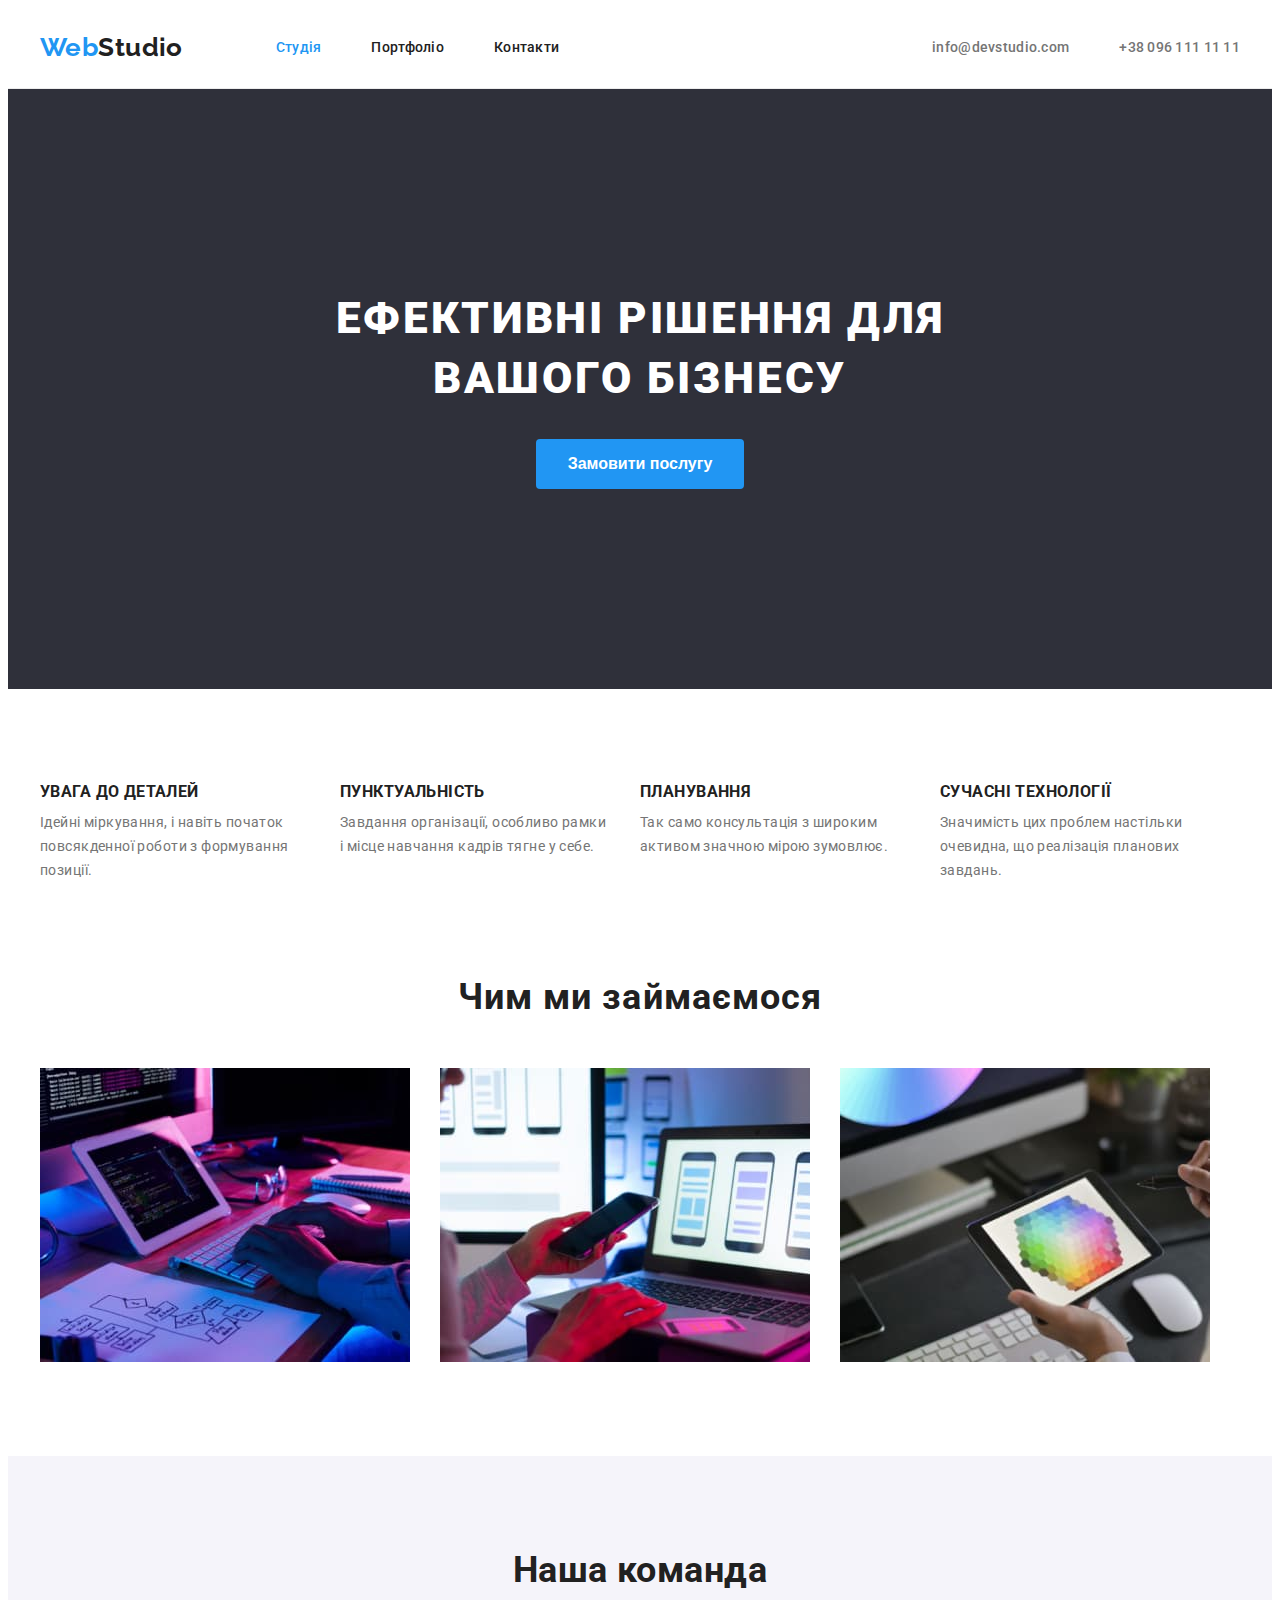
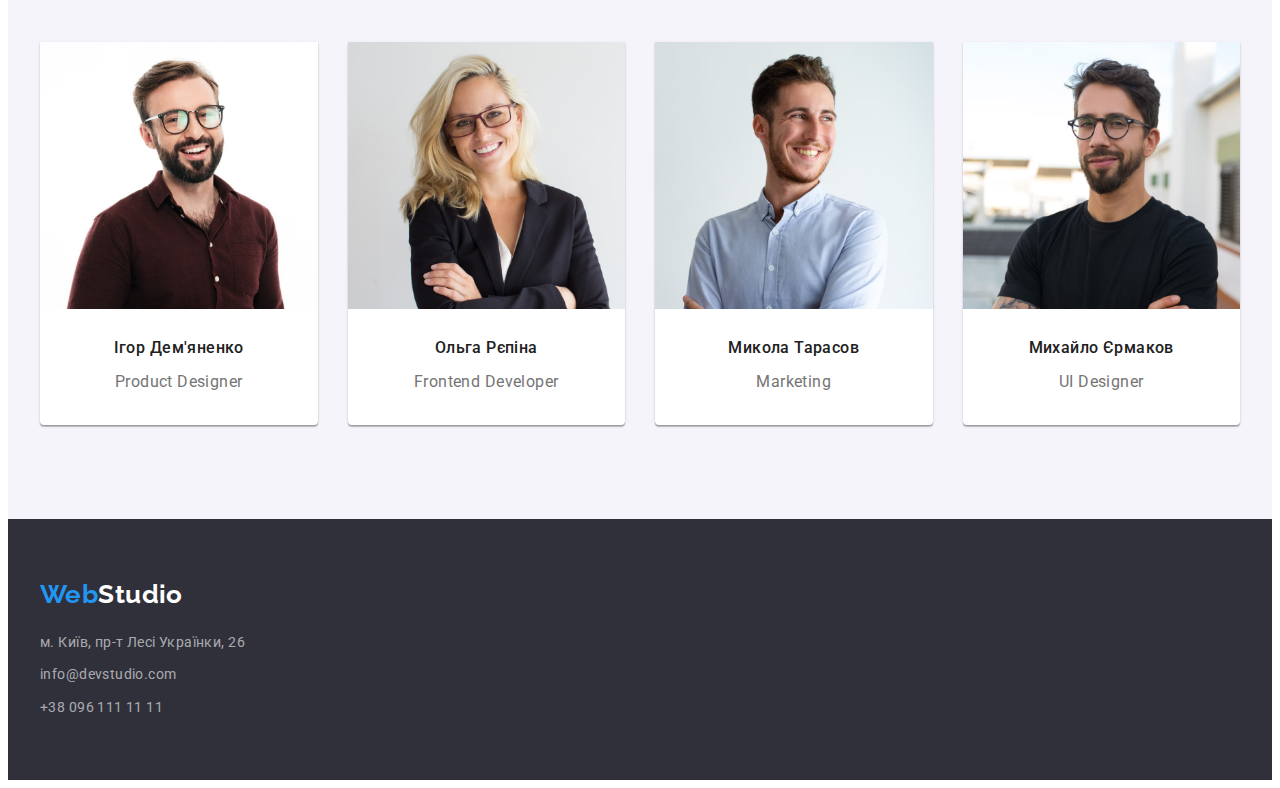
<file: index.html>
<!DOCTYPE html>
<html lang="uk">
<head>
    <meta charset="UTF-8">
    <meta http-equiv="X-UA-Compatible" content="IE=edge">
    <meta name="viewport" content="width=device-width, initial-scale=1.0">
    <title>WebStudio</title>
    <link rel="preconnect" href="https://fonts.googleapis.com">
    <link rel="preconnect" href="https://fonts.gstatic.com" crossorigin>
    <link href="https://fonts.googleapis.com/css2?family=Raleway:wght@700&family=Roboto:wght@400;500;700;900&display=swap" rel="stylesheet">
    <link rel="stylesheet" href="https://cdnjs.cloudflare.com/ajax/libs/modern-normalize/1.1.0/modern-normalize.min.css" integrity="sha512-wpPYUAdjBVSE4KJnH1VR1HeZfpl1ub8YT/NKx4PuQ5NmX2tKuGu6U/JRp5y+Y8XG2tV+wKQpNHVUX03MfMFn9Q==" crossorigin="anonymous" referrerpolicy="no-referrer" />
    <link rel="stylesheet" href="./css/style.css">
</head>
<body>
    <!--Шапка-->
    <header class="head-top">
    <div class="container main-nav">   
        <a href="./index.html" class="logo"> <span class="logo-web">Web</span>Studio</a>
        <!--Навігація по сайті-->
        <nav class="nav">
            <ul class="site-nav">
                <li class="item-nav">
                   <a href="./index.html" class="header-link current">Студія</a> 
                </li>
                <li class="item-nav">
                    <a href="./portfolio.html" class="header-link ">Портфоліо</a>
                </li>
                <li class="item-nav">
                    <a href="" class="header-link">Контакти</a>
                </li>
            </ul>
        </nav>
        <!--Контакти-->
        <ul class="auth-nav">
            <li class="item-nav">
                <a href="mailto:info@devstudio.com" class="header-link">info@devstudio.com</a>
            </li>
            <li class="item-nav">
                <a href="tel:+380961111111" class="header-link">+38 096 111 11 11</a>
            </li>
        </ul>
    </div>
    </header>
    <main>
        <!--Герой-->
    
        <section class="section section-hero ">
            <h1 class="hero-title">Ефективні рішення для вашого бізнесу</h1>
            <button type="button" class="button-style">Замовити послугу</button>
        </section>

    <section class="section section-benefits ">
        <div class="container">
            <!--Наші переваги-->
            <h2 class="title-benefits visually-hidden">Наші переваги</h2>
            <ul class="list-benefits">
                <li class="list-item">
                    <h3 class="list-title">УВАГА ДО ДЕТАЛЕЙ</h3>
                    <p class="paragraph">Ідейні міркування, і навіть початок  повсякденної роботи з формування позиції.</p>
                </li>
                <li class="list-item">
                    <h3 class="list-title">ПУНКТУАЛЬНІСТЬ</h3>
                    <p class="paragraph">Завдання організації, особливо рамки і місце навчання кадрів тягне у себе.</p>
                </li>
                <li class="list-item">
                    <h3 class="list-title">ПЛАНУВАННЯ</h3>
                    <p class="paragraph">Так само консультація з широким активом значною мірою зумовлює.</p>
                </li>
                <li class="list-item">
                    <h3 class="list-title">СУЧАСНІ ТЕХНОЛОГІЇ</h3>
                    <p class="paragraph">Значимість цих проблем настільки очевидна, що реалізація планових завдань.</p>
                </li>
            </ul>
        </div>
    </section>
        <!--Чим ми займаємося-->
    <section class="section section-work nopadding">
        <div class="container">
            <h2 class="section-work-title">Чим ми займаємося</h2>
            <ul class="list-work">
                <li class="item-do">
                    <img  class="img-item" src="./images/img.jpg" width="370" height="294" alt="Верстка">
                </li>
                <li class="item-do">
                    <img  class="img-item" src="./images/img2.jpg" width="370" height="294" alt="Дизайн">
                </li>
                <li class="item-do">
                    <img  class="img-item" src="./images/img3.jpg" width="370" height="294" alt="Оформлення">
                </li>
            </ul>
        </div>
    </section>
        <!--Наша команда-->
    <section class="section section-team">
        <div class="container">
            <h2 class="section-title">Наша команда</h2>
            <ul class="team">
                <li class="team-list">
                    <img class="team-picks" src="./images/igor.jpg" width="270" height="260" alt="Ігор Дем'яненко">
                    <h3 class="team-title">Ігор Дем'яненко</h3>
                    <p class="paragraph-team">Product Designer</p>
                </li>
                <li class="team-list">
                    <img class="team-picks" src="./images/olga.jpg" width="270" height="260" alt="Ольга Рєпіна">
                    <h3 class="team-title">Ольга Рєпіна</h3>
                    <p class="paragraph-team">Frontend Developer</p>
                </li>
                <li class="team-list">
                    <img class="team-picks" src="./images/mykola.jpg" width="270" height="260" alt="Микола Тарасов">
                    <h3 class="team-title">Микола Тарасов</h3>
                    <p class="paragraph-team">Marketing</p>
                </li>
                <li class="team-list">
                    <img class="team-picks" src="./images/mykhailo.jpg" width="270" height="260" alt="Михайло Єрмаков">
                    <h3 class="team-title">Михайло Єрмаков</h3>
                    <p class="paragraph-team">UI Designer</p>
                </li>
            </ul>
        </div>
    </section>
    </main>
    <!--Підвал-->
    <footer class="footer">
    <div class="container footer-item">
        <a href="./index.html" class="logo-footer"><span class="logo-web">Web</span>Studio</a>
        <address class="address">
            <ul class="site-nav-footer">
                <li>
                    <a href="https://goo.gl/maps/zZceFbnyoAsrNm7R6" class="address-items" rel="noreferrer noopener" target="_blank">м. Київ, пр-т Лесі Українки, 26</a>
                </li>
                <li>
                    <a href="mailto:info@devstudio.com" class="address-items">info@devstudio.com</a>
                </li>
                <li>
                    <a href="tel:+380961111111" class="address-items link-end">+38 096 111 11 11</a>
                </li>
            </ul>
        </address>
    </div>
    </footer>
</body>
</html>
</file>
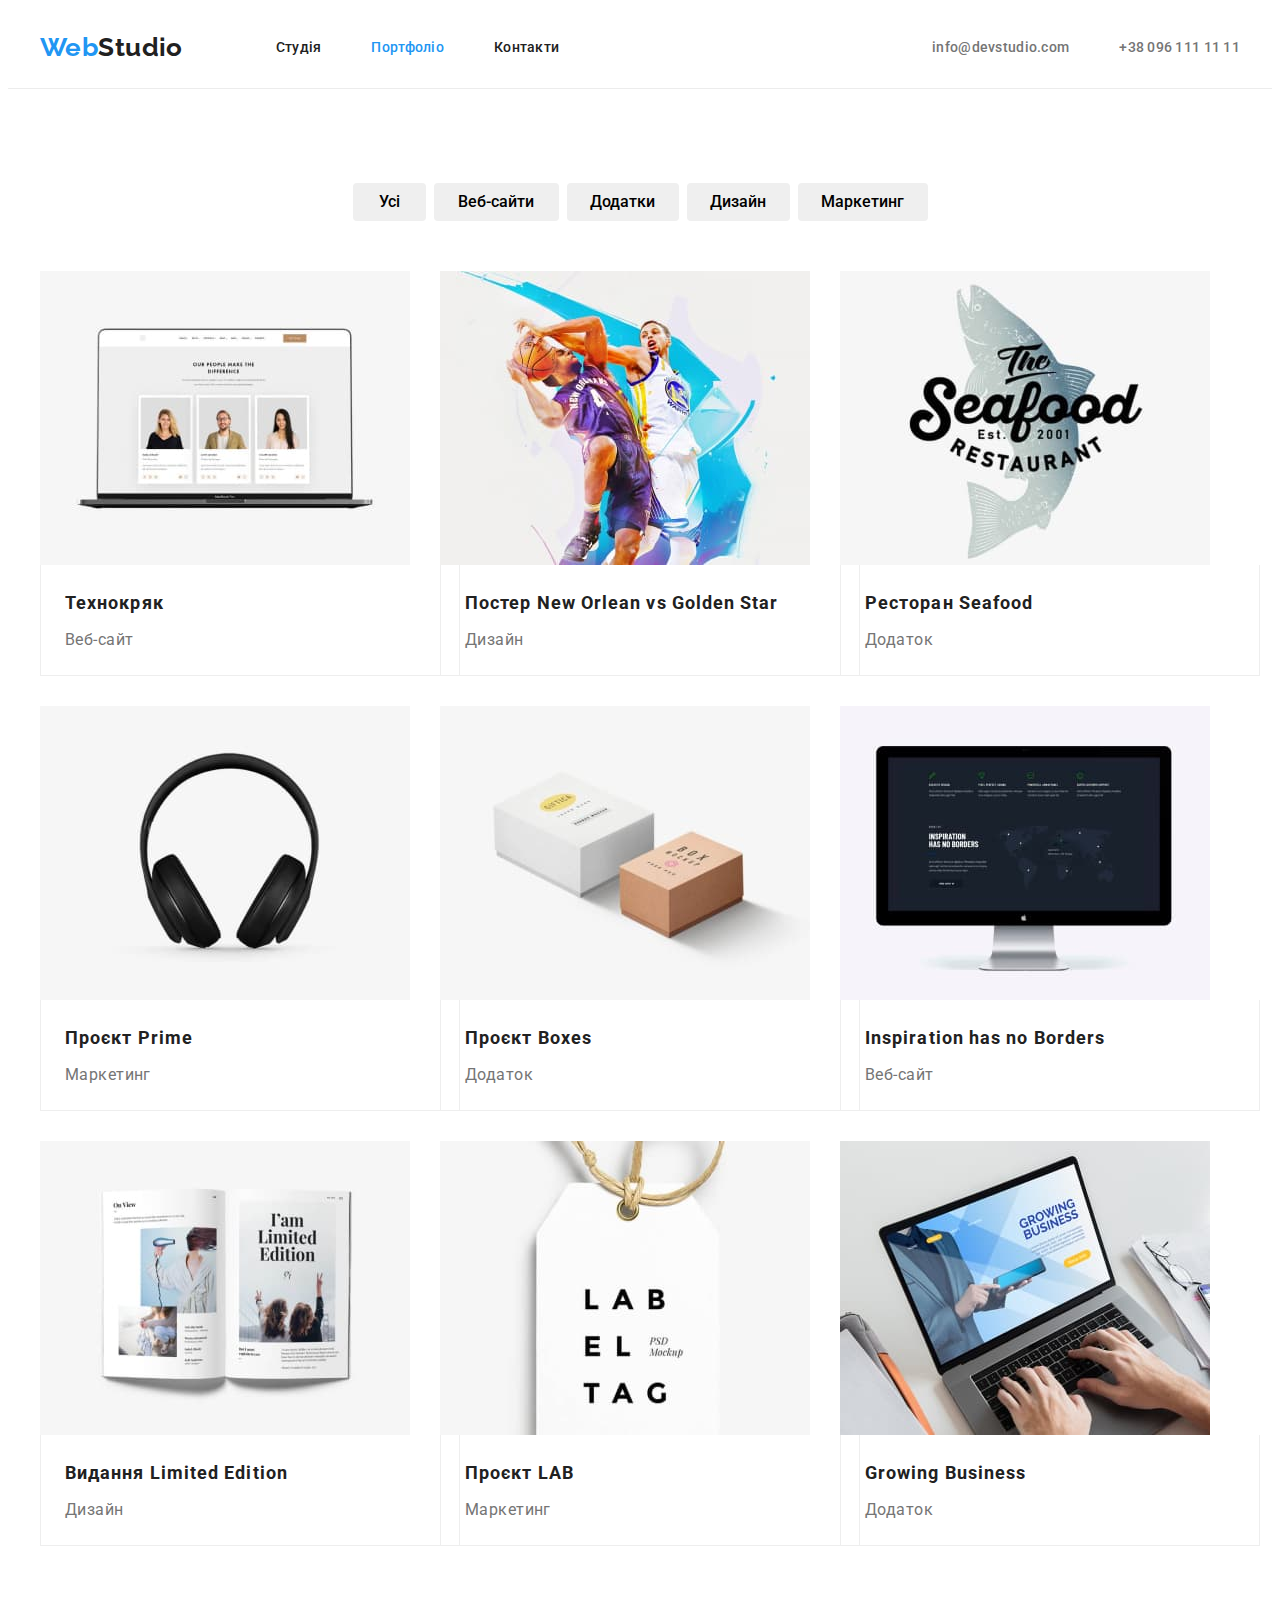
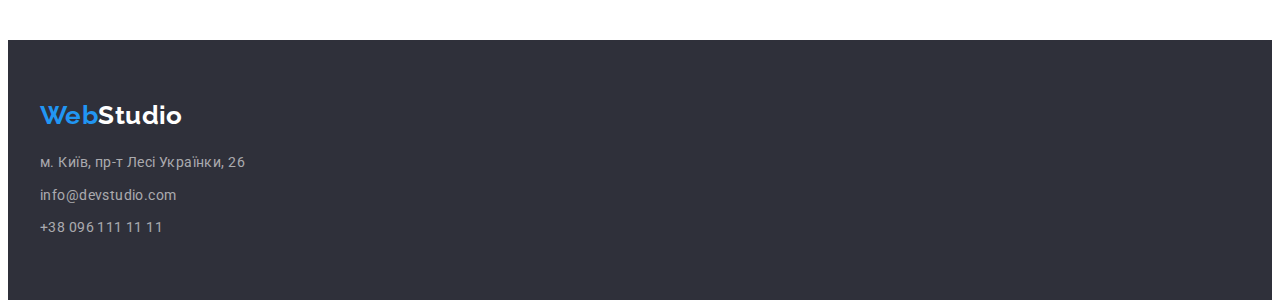
<file: portfolio.html>
<!DOCTYPE html>
<html lang="uk">
<head>
    <meta charset="UTF-8">
    <meta http-equiv="X-UA-Compatible" content="IE=edge">
    <meta name="viewport" content="width=device-width, initial-scale=1.0">
    <title>WebStudio</title>
    <link rel="preconnect" href="https://fonts.googleapis.com">
    <link rel="preconnect" href="https://fonts.gstatic.com" crossorigin>
    <link href="https://fonts.googleapis.com/css2?family=Raleway:wght@700&family=Roboto:wght@400;500;700;900&display=swap" rel="stylesheet">
    <link rel="stylesheet" href="https://cdnjs.cloudflare.com/ajax/libs/modern-normalize/1.1.0/modern-normalize.min.css" integrity="sha512-wpPYUAdjBVSE4KJnH1VR1HeZfpl1ub8YT/NKx4PuQ5NmX2tKuGu6U/JRp5y+Y8XG2tV+wKQpNHVUX03MfMFn9Q==" crossorigin="anonymous" referrerpolicy="no-referrer" />
    <link rel="stylesheet" href="./css/style.css" >
</head>
<body>
        <!--Шапка-->
        <header class="head-top  ">
        <div class="container main-nav">
        <a href="./index.html" class="logo"> <span class="logo-web">Web</span>Studio</a>
            <!--Навігація по сайті-->
            <nav class="nav">
                <ul class="site-nav">
                    <li class="item-nav">
                    <a href="./index.html" class="header-link ">Студія</a> 
                    </li>
                    <li class="item-nav">
                        <a href="./portfolio.html" class="header-link current">Портфоліо</a>
                    </li>
                    <li class="item-nav">
                        <a href="" class="header-link ">Контакти</a>
                    </li>
                </ul>
            </nav>
            <!--Контатки-->
            <ul class="auth-nav">
                <li class="item-nav">
                    <a href="mailto:info@devstudio.com" class="header-link">info@devstudio.com</a>
                </li>
                <li class="item-nav">
                    <a href="tel:+380961111111" class="header-link">+38 096 111 11 11</a>
                </li>
            </ul>
        </div>
        </header>
    
    <main>  
        <!--Кнопки фільтру-->
        
    <section class="  section ">
            <div class="container">  
            <h1 class="visually-hidden">Навігація фільтром сайту</h1>
            <ul class="buttons-filters ">
                <li class="buttons-filter"> 
                    <button class="button-filter button-all" type="button">Усі</button> 
                </li>
                <li class="buttons-filter">
                    <button class="button-filter button-web" type="button">Веб-сайти</button>
                </li>
                <li class="buttons-filter">
                    <button class="button-filter button-adds" type="button">Додатки</button>
                </li>
                <li class="buttons-filter">
                    <button class="button-filter button-dysain" type="button">Дизайн</button>
                </li>
                <li class="buttons-filter">
                    <button class="button-filter button-market" type="button">Маркетинг</button>
                </li>
            </ul>   
            <ul class="pic-list">
                <li class="photos-list">
                    <img src="./images/techno.jpg" class="img-item" width="370" height="294" alt="Зображення Ноутбук">
                    <div class="cards">
                        <h2 class="pic-title">Технокряк</h2>
                        <p class="pic-paragraph">Веб-сайт</p>
                    </div>
                </li>
                <li class="photos-list">
                    <img src="./images/new-orlean.jpg" class="img-item" width="370" height="294" alt="Пострер з баскетболістами">
                    <div class="cards">   
                        <h2 class="pic-title">Постер New Orlean vs Golden Star</h2>
                        <p class="pic-paragraph">Дизайн</p>
                    </div>    
                </li>
                <li class="photos-list">
                    <img src="./images/restoran.jpg" class="img-item" width="370" height="294" alt="Постер ресторану">
                    <div class="cards">    
                        <h2 class="pic-title">Ресторан Seafood</h2>
                        <p class="pic-paragraph">Додаток</p>
                    </div>    
                </li>
                <li class="photos-list">
                    <img src="./images/prime.jpg" class="img-item" width="370" height="294" alt="Зображення навушники">
                    <div class="cards">   
                        <h2 class="pic-title">Проєкт Prime</h2>
                        <p class="pic-paragraph">Маркетинг</p>
                    </div>
                </li>
                <li class="photos-list">
                    <img src="./images/boxes.jpg" class="img-item" width="370" height="294" alt="Зображення дві коробки ">
                    <div class="cards">   
                        <h2 class="pic-title">Проєкт Boxes</h2>
                        <p class="pic-paragraph">Додаток</p>
                    </div>
                </li>
                <li class="photos-list">
                    <img src="./images/inspiration.jpg" class="img-item" width="370" height="294" alt="Зображення монітор">
                    <div class="cards">    
                        <h2 class="pic-title">Inspiration has no Borders</h2>
                        <p class="pic-paragraph">Веб-сайт</p>
                    </div>
                </li>
                <li class="photos-list">
                    <img src="./images/limited.jpg" class="img-item" width="370" height="294" alt="Зображення відкрита книга">
                    <div class="cards">    
                        <h2 class="pic-title">Видання Limited Edition</h2>
                        <p class="pic-paragraph">Дизайн</p>
                    </div>
                </li>
                <li class="photos-list">
                    <img src="./images/lab.jpg" class="img-item" width="370" height="294" alt="Зображення лейба">
                    <div class="cards">    
                        <h2 class="pic-title">Проєкт LAB</h2>
                        <p class="pic-paragraph">Маркетинг</p>
                    </div>
                </li>
                <li class="photos-list">
                    <img src="./images/growing.jpg" class="img-item" width="370" height="294" alt="Зображення робота за на ноутбуці">
                    <div class="cards">    
                        <h2 class="pic-title">Growing Business</h2>
                        <p class="pic-paragraph">Додаток</p>
                    </div>
                </li>
            </ul>
        </div>
    </section>
    </main>
    
        <!--Підвал-->
        <footer class="footer">
        <div class="container footer-item">
            <a href="./index.html" class="logo-footer"><span class="logo-web">Web</span>Studio</a>
            <address class="address">
                <ul class="site-nav-footer">
                    <li>
                        <a href="https://goo.gl/maps/zZceFbnyoAsrNm7R6" class="address-items" rel="noreferrer noopener" target="_blank">м. Київ, пр-т Лесі Українки, 26</a>
                    </li>
                    <li>
                        <a href="mailto:info@devstudio.com" class="address-items">info@devstudio.com</a>
                    </li>
                    <li>
                        <a href="tel:+380961111111" class="address-items">+38 096 111 11 11</a>
                    </li>
                </ul>
            </address>
        </div>
        </footer>
    </body>
</html>
</file>
<file: css/style.css>
:root {
    --primary-text-color: #212121;
    --acent-color: #2196F3;
    --secondary-texy-color:#757575;
    --primary-fon-color: #ffffff;
    --secondary-fon-col: #F5F4FA;
    --darc-fon-color:#2F303A;
    --adres-color:rgba(255, 255, 255, 0.6);
    --work-fon-color:#F5F5F5;
    --header-border-color:#ECECEC;
    --color-cards-border: #EEEEEE;
    


    --primary-padding-bottom: 10px;
    
    

}
/* Палітра кольорів сайту */
/* Колір header : #FFFFFF; */
/* Колір секції наші переваги, і footer :  #2F303A */
/* Колір секцій наші переваги, чим ми займаємося :  #F5F5F5; */
/* Колір секції Наша команда : #F5F4FA */
/* Акцент: #2196F3; */
/* колір тексту: #2196F3; */
/* колір другорядного тексту: #757575; */


/* ------------index.html------------*/

body {
    font-family: 'Roboto', 'sans-serif';
    color: var(--primary-text-color);
    background-color:var(--primary-fon-color);
    font-weight: 400;
    font-size: 14px;
    line-height: 1.7;
    letter-spacing: 0.03em;
}

h1, h2, h3, h4, h5, h6, p {
    margin: 0;
    
}

ul {
    padding: 0;
    margin: 0;
   

}
.section {
    padding-top: 94px;
    padding-bottom:  94px;
}


/* ------------Шапка------------*/
header .auth-nav {
    display: flex;
}

.head-top  {
    background-color: var(--primary-fon-color);
    border-bottom: 1px solid var(--header-border-color);
    
}


.logo {
    font-family: 'Raleway', 'sans-serif';
    font-weight: 700;
    font-size: 26px;
    line-height: 1.2;
    text-decoration: none;
    color: var(--primary-text-color); 
    margin-right: 93px;   
}
.logo-web {
    color: var(--acent-color)
}

/* ------------Навігація по сайті------------*/


.main-nav {
    display: flex;
    align-items: center;
}

.site-nav {
    color: var(--primary-text-color);
    display: flex;      
}

.nav {
    margin-right: auto;
}

.site-nav .item-nav:not(:last-child) {
    margin-right: 50px;
}

.site-nav .header-link,
.site-nav {
    color: var(--primary-text-color);   
}

.site-nav .header-link:hover,
.site-nav .header-link:focus {
    color: var(--acent-color);
}

.header-link:active {
    color: var(--acent-color);
}
.header-link {
    display: block;
    padding-top: 32px;
    padding-bottom: 32px;
    font-weight: 500;
    font-size: 14px;
    line-height: 1.14;
    letter-spacing: 0.02em;
}

.auth-nav .item-nav + .item-nav {
    margin-left: 50px;
} 
/* ------------Контатки------------*/

.main-nav {
    justify-content: center;
}

.auth-nav .header-link,
.auth-nav  {
    color: var(--secondary-texy-color);
}


.auth-nav .header-link:hover,
.auth-nav .header-link:focus 
{
    color: var(--acent-color);
}

.site-nav .header-link.current {
    color: var(--acent-color);
}

.header-link {
    text-decoration: none;
}
.site-nav,
.auth-nav,
.list-benefits,
.team-list,
.buttons-filter,
.photos-list,
.list-work,
.site-nav-footer
{
    list-style: none;
}
/* ------------Герой------------*/

 .section-hero {
    background-color: var(--darc-fon-color);
    text-align: center; 
    padding-top: 200px;
    padding-bottom:200px;
    
}

.section .section-hero {
    padding: 0;
}

.hero-title {
    color: var(--primary-fon-color);
    max-width: 696px;
    font-weight: 900;
    font-size: 44px;
    line-height: 1.36;
    letter-spacing: 0.06em;
    text-transform: uppercase;
    margin-bottom: 30px;
    margin-left: auto;
    margin-right: auto;
    
}


/* ------------Кнопи------------*/

/* ------------Кнопки портфоліо------------*/
.buttons-filter  .button {
    font-weight: 500;
    font-size: 16px;
    line-height: 1.62;
    color: var(--primary-text-color);
    background-color: var(--secondary-fon-col);
    border: none;
}

.button {
    background-color: var(--secondary-fon-col);
    
}

.button-filter:hover,
.button-filter:focus,
.button-filter:active
 {
    background-color:var(--acent-color);
    color: var(--primary-fon-color);
    box-shadow: 0px 3px 1px rgba(0, 0, 0, 0.1), 0px 1px 2px rgba(0, 0, 0, 0.08), 0px 2px 2px rgba(0, 0, 0, 0.12);
    border-radius: 4px;
 }
 .button-filter {
    font-family: 'Roboto', 'sans-serif';
    border: 0;
    font-weight: 500;
    font-size: 16px;
    line-height:1.62;
    text-align: center;
    border-radius: 4px;
    cursor: pointer;
    max-height: 38px;
    padding-top: 6px;
    padding-bottom: 6px;
    padding-left: 22px;
    padding-right: 22px;
    
 }
 .button-all {
    width: 73px;
    padding-left: 25px;
    padding-right: 25px;
}
.button-web {
    width: 125px;
}
.button-adds {
    width: 112px;
}
.button-dysain {
    width: 103px;
}
.button-market {
    width: 130px;
    
}

 /* ------------Кнопка секції герой------------*/

.button-style {

    background-color: var(--acent-color);
    color: var(--primary-fon-color);
    border: none;
    cursor: pointer;
    font-weight: 700;
    font-size: 16px;
    line-height: 1.87;
    display: inline-block;
    background: var(--acent-color);
    border-radius: 4px;
    max-width: 216px;
    max-height: 50px;
    padding: 10px 32px;

    
}   
.button-style:hover,
.button-style:focus,
.button-style:active
 {
    background-color: var(--secondary-fon-col);
    color: var(--primary-text-color);
    box-shadow: 0px 4px 4px rgba(0, 0, 0, 0.15);
    border-radius: 4px;
}
/* ------------Наші переваги------------*/



.list-benefits {
    display: flex;    
}
.list-item {
    width: 270px;
}

.list-benefits .list-item:not(:last-child) {
     margin-right: 30px;

}

.visually-hidden { 
    position: absolute;
    width: 1px;
    height: 1px;
    margin: -1px;
    border: 0;
    padding: 0;
    white-space: nowrap;
    clip-path: inset(100%);
    clip: rect(0 0 0 0);
    overflow: hidden;
}

.list-title {
    font-weight: 700;
    line-height: 1.14;
    text-transform: uppercase;
    color: var(--primary-text-color);
    margin-bottom:var(--primary-padding-bottom) ;
}
.paragraph {
    
    color: var(--secondary-texy-color);
}

/* ------------Чим ми займаємося------------*/

.nopadding {
    padding-top: 0px;
}

.section-work-title {
    font-weight: 700;
    font-size: 36px;
    line-height: 1.16;
    letter-spacing: 0.03em;
    
}

.section-work-title {
    margin-bottom: 50px;
    text-align: center;
}
.list-work { 
    display:flex;    
    
}
.list-work .item-do {
    margin-right: 30px;
}
.list-work .item-do:last-child {
    margin-right: 0;
}

.img-item,
.team-picks {
    display: block;
    width: 100%;
    height: auto;
}

/* ------------Наша команда------------*/

.section-team {
    background-color: var(--secondary-fon-col);        
}

.section-title {
    font-weight: 700;
    font-size: 36px;
    line-height: 1.16;
    text-align: center;
    margin-bottom: 50px;
}

.paragraph-team {
    font-size: 16px;
    text-align: center;
    color: var(--secondary-texy-color); 
    margin-bottom: 30px;
}
.team-title {
    font-size: 16px;
    font-weight: 500;
    line-height: 1.18;
    text-align: center;
    margin-bottom:var(--primary-padding-bottom) ;    
}
.team {
    display: flex;
    justify-content: center;
}
.team .team-list:not(:last-child) {
    margin-right: 30px;
}
.team-picks {
    margin-bottom: 30px;
}
.team-list {
    box-shadow: 0px 1px 3px rgba(0, 0, 0, 0.12), 0px 1px 1px rgba(0, 0, 0, 0.14), 0px 2px 1px rgba(0, 0, 0, 0.2);
border-radius: 0px 0px 4px 4px;
background-color: var(--primary-fon-color);

}

/* ------------Підвал------------*/

.footer {
    background-color: var(--darc-fon-color); 
    padding-top: 60px;
    padding-bottom: 60px; 
}

.footer-item > .logo-footer {
    margin-bottom: 20px;
    
}


.logo-footer {
    font-family: 'Raleway', 'sans-serif';
    font-weight: 700;
    font-size: 26px;
    line-height: 1.2;
    color: var(--primary-fon-color);
    text-decoration: none;
    display: inline-block;
    
}

.site-nav-footer > li:not(:last-child) {
    margin-bottom: 9px;
    
}


.address {
    font-style: normal;
}
.address-item {
    color: var(--primary-fon-color);
    text-decoration: none;
}

.address-items {
    color: var(--adres-color); 
    text-decoration: none;   
}
.address-items:hover,
.address-items:focus {
    color: var(--acent-color);
}

/* --------Портфоліо--------- */
.pic-title {
    font-weight: 700;
    font-size: 18px;
    line-height: 2;
    letter-spacing: 0.06em;
    color: var(--primary-text-color);
    
}
.pic-paragraph {
    font-size: 16px;
    line-height: 1.87;
    color: var(--secondary-texy-color);
}


/* --------Універсальні--------- */

.container {
    width: 1200px;
    padding-left:  15px;
    padding-right:  15px;
    margin: 0 auto;
    
}


.port {
    border: 1px solid var(--header-border-color);
    border-top: none;
    border-left: none;
    border-right: none;
}
.pic-list {
    display: flex;
    flex-wrap: wrap;       
}

.photos-list {
    width: 370px;
    margin-right: 30px;
    margin-bottom: 30px;
    
}

.photos-list:nth-child(3n) {
    margin-right: 0;
    
}
.photos-list:nth-last-child(-n+3) {
    margin-bottom: 0;
}

.buttons-filters {
    display: flex;
    justify-content:center;
    margin-bottom: 50px;
   
}
.buttons-filter:not(:first-child) {
    margin-left: 8px;
}

.portfolio-list {
    justify-content: center;
}


.cards {
    border: 1px solid var(--color-cards-border);
    border-top: none;
    width: 370px;
    padding-top: 20px;
    padding-bottom: 20px;
    padding-left: 24px;
    padding-right: 24px;
}

.cards> .pic-title {  
    margin-bottom: 4px;
}
</file>
